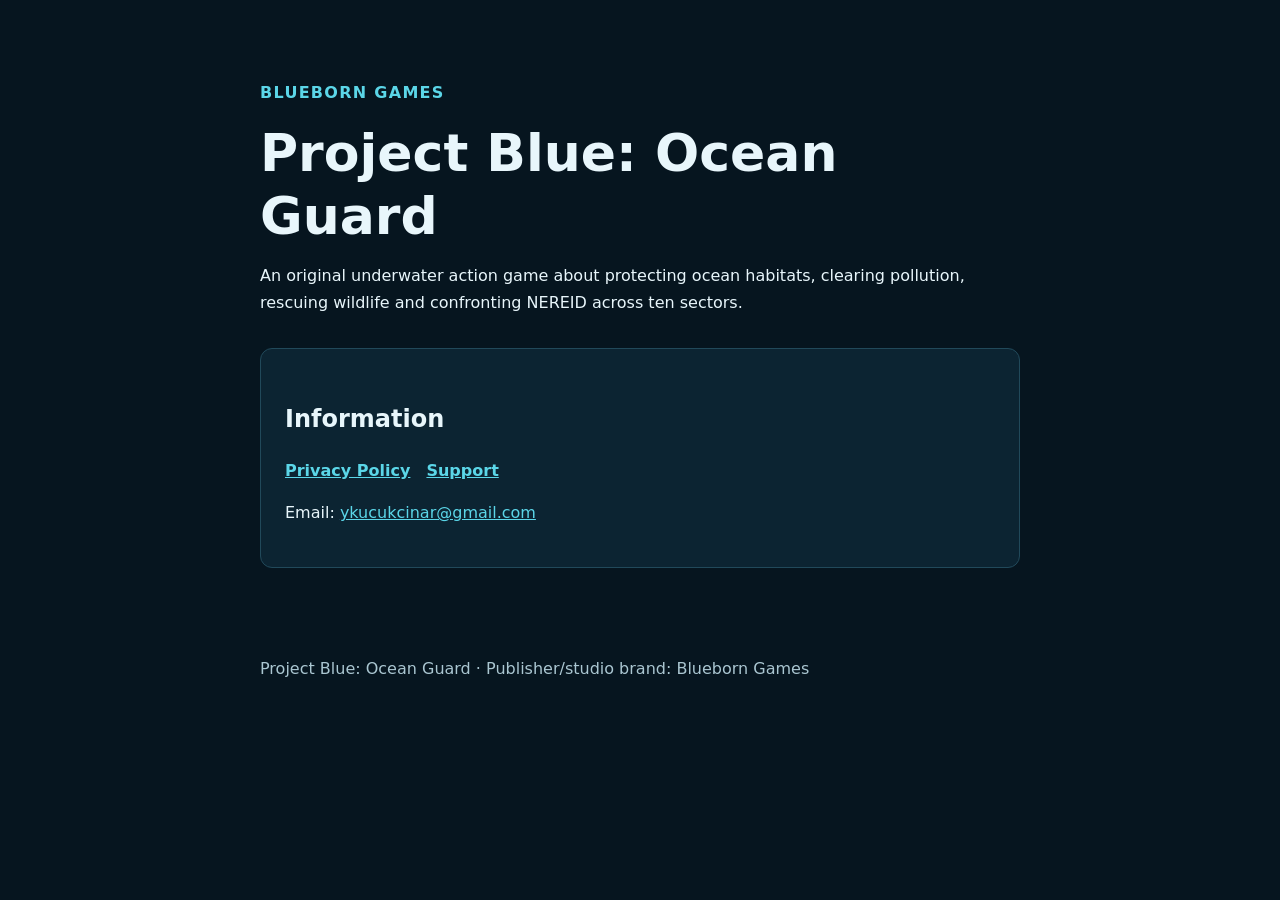
<file: docs/index.html>
<!doctype html>
<html lang="en">
<head>
  <meta charset="utf-8">
  <meta name="viewport" content="width=device-width, initial-scale=1">
  <meta name="description" content="Privacy and support information for Project Blue: Ocean Guard.">
  <title>Project Blue: Ocean Guard | Blueborn Games</title>
  <link rel="stylesheet" href="styles.css">
</head>
<body>
  <main>
    <p class="eyebrow">Blueborn Games</p>
    <h1>Project Blue: Ocean Guard</h1>
    <p>An original underwater action game about protecting ocean habitats, clearing pollution,
      rescuing wildlife and confronting NEREID across ten sectors.</p>
    <div class="card">
      <h2>Information</h2>
      <nav aria-label="Information pages">
        <a href="privacy.html">Privacy Policy</a>
        <a href="support.html">Support</a>
      </nav>
      <p>Email: <a href="mailto:ykucukcinar@gmail.com">ykucukcinar@gmail.com</a></p>
    </div>
  </main>
  <footer>Project Blue: Ocean Guard &middot; Publisher/studio brand: Blueborn Games</footer>
</body>
</html>
</file>
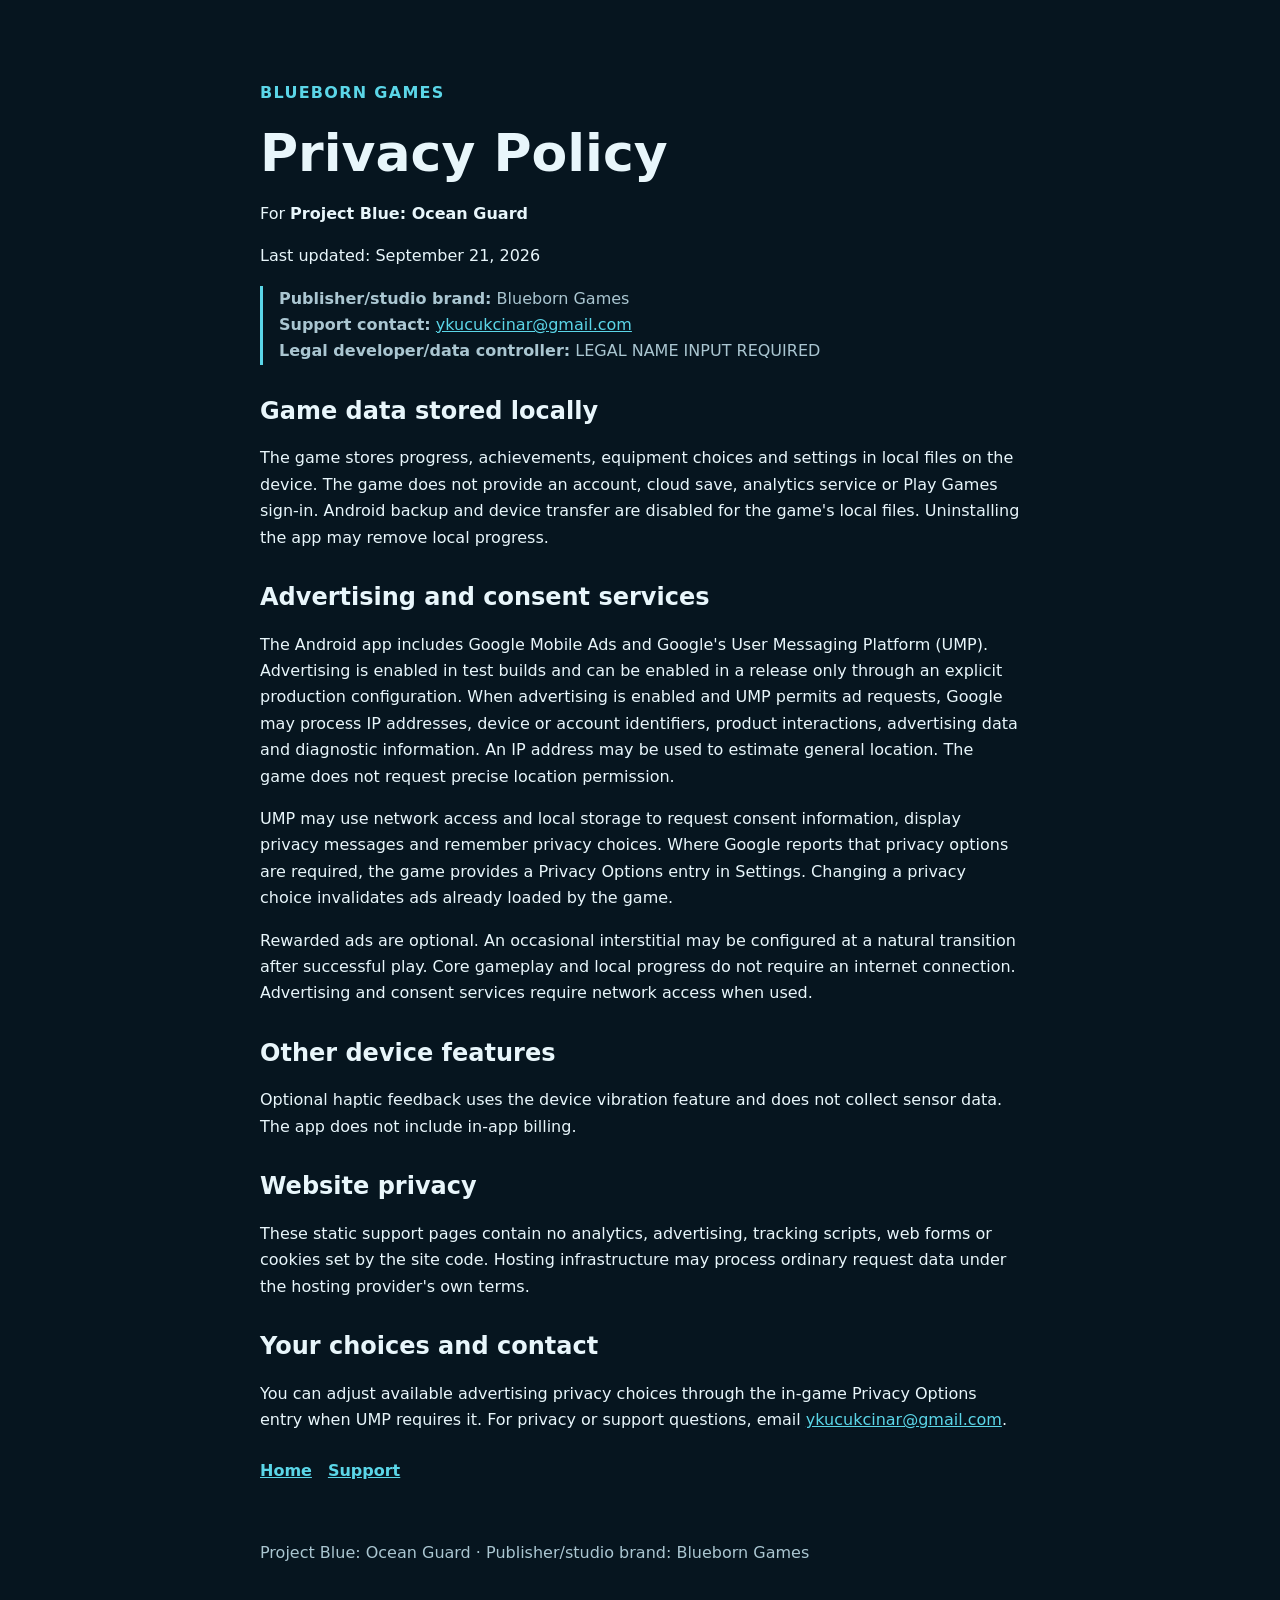
<file: docs/privacy.html>
<!doctype html>
<html lang="en">
<head>
  <meta charset="utf-8">
  <meta name="viewport" content="width=device-width, initial-scale=1">
  <meta name="description" content="Privacy Policy for Project Blue: Ocean Guard.">
  <title>Privacy Policy | Project Blue: Ocean Guard</title>
  <link rel="stylesheet" href="styles.css">
</head>
<body>
  <main>
    <p class="eyebrow">Blueborn Games</p>
    <h1>Privacy Policy</h1>
    <p>For <strong>Project Blue: Ocean Guard</strong></p>
    <p>Last updated: September 21, 2026</p>

    <div class="notice">
      <p><strong>Publisher/studio brand:</strong> Blueborn Games<br>
        <strong>Support contact:</strong> <a href="mailto:ykucukcinar@gmail.com">ykucukcinar@gmail.com</a><br>
        <strong>Legal developer/data controller:</strong> LEGAL NAME INPUT REQUIRED</p>
    </div>

    <h2>Game data stored locally</h2>
    <p>The game stores progress, achievements, equipment choices and settings in local files on
      the device. The game does not provide an account, cloud save, analytics service or Play
      Games sign-in. Android backup and device transfer are disabled for the game's local files.
      Uninstalling the app may remove local progress.</p>

    <h2>Advertising and consent services</h2>
    <p>The Android app includes Google Mobile Ads and Google's User Messaging Platform (UMP).
      Advertising is enabled in test builds and can be enabled in a release only through an
      explicit production configuration. When advertising is enabled and UMP permits ad requests,
      Google may process IP addresses, device or account identifiers, product interactions,
      advertising data and diagnostic information. An IP address may be used to estimate general
      location. The game does not request precise location permission.</p>
    <p>UMP may use network access and local storage to request consent information, display
      privacy messages and remember privacy choices. Where Google reports that privacy options
      are required, the game provides a Privacy Options entry in Settings. Changing a privacy
      choice invalidates ads already loaded by the game.</p>
    <p>Rewarded ads are optional. An occasional interstitial may be configured at a natural
      transition after successful play. Core gameplay and local progress do not require an
      internet connection. Advertising and consent services require network access when used.</p>

    <h2>Other device features</h2>
    <p>Optional haptic feedback uses the device vibration feature and does not collect sensor data.
      The app does not include in-app billing.</p>

    <h2>Website privacy</h2>
    <p>These static support pages contain no analytics, advertising, tracking scripts, web forms
      or cookies set by the site code. Hosting infrastructure may process ordinary request data
      under the hosting provider's own terms.</p>

    <h2>Your choices and contact</h2>
    <p>You can adjust available advertising privacy choices through the in-game Privacy Options
      entry when UMP requires it. For privacy or support questions, email
      <a href="mailto:ykucukcinar@gmail.com">ykucukcinar@gmail.com</a>.</p>

    <nav aria-label="Site navigation">
      <a href="index.html">Home</a>
      <a href="support.html">Support</a>
    </nav>
  </main>
  <footer>Project Blue: Ocean Guard &middot; Publisher/studio brand: Blueborn Games</footer>
</body>
</html>
</file>
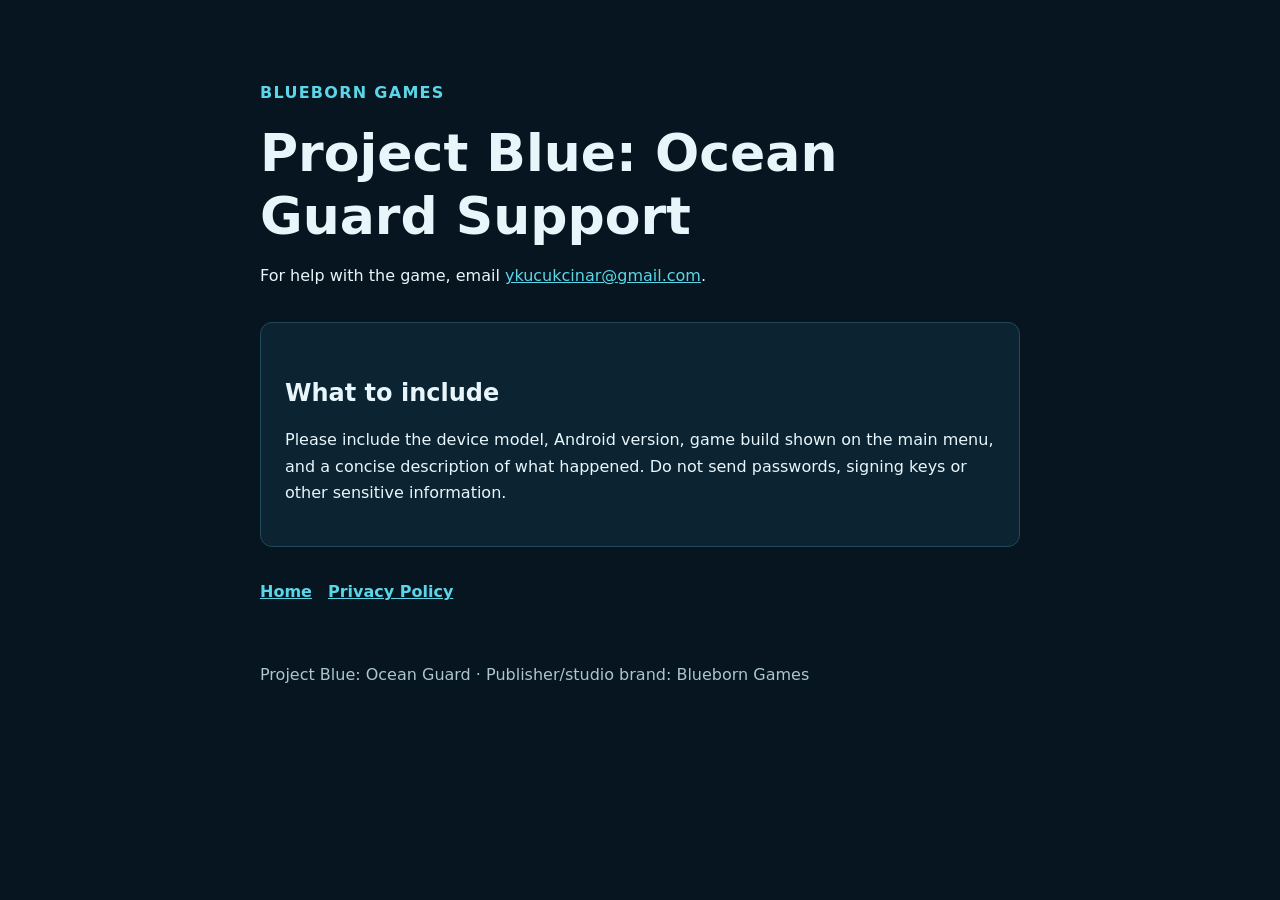
<file: docs/support.html>
<!doctype html>
<html lang="en">
<head>
  <meta charset="utf-8">
  <meta name="viewport" content="width=device-width, initial-scale=1">
  <meta name="description" content="Support for Project Blue: Ocean Guard.">
  <title>Support | Project Blue: Ocean Guard</title>
  <link rel="stylesheet" href="styles.css">
</head>
<body>
  <main>
    <p class="eyebrow">Blueborn Games</p>
    <h1>Project Blue: Ocean Guard Support</h1>
    <p>For help with the game, email
      <a href="mailto:ykucukcinar@gmail.com">ykucukcinar@gmail.com</a>.</p>
    <div class="card">
      <h2>What to include</h2>
      <p>Please include the device model, Android version, game build shown on the main menu,
        and a concise description of what happened. Do not send passwords, signing keys or
        other sensitive information.</p>
    </div>
    <nav aria-label="Site navigation">
      <a href="index.html">Home</a>
      <a href="privacy.html">Privacy Policy</a>
    </nav>
  </main>
  <footer>Project Blue: Ocean Guard &middot; Publisher/studio brand: Blueborn Games</footer>
</body>
</html>
</file>
<file: docs/styles.css>
:root {
  color-scheme: dark;
  --background: #06151f;
  --surface: #0c2432;
  --text: #e8f6fb;
  --muted: #aac6d1;
  --accent: #5bd6e8;
  --border: #21495a;
}

* { box-sizing: border-box; }

body {
  margin: 0;
  background: var(--background);
  color: var(--text);
  font: 1rem/1.65 system-ui, -apple-system, BlinkMacSystemFont, "Segoe UI", sans-serif;
}

main, footer {
  width: min(760px, calc(100% - 2rem));
  margin-inline: auto;
}

main { padding: 4rem 0 2rem; }
footer { padding: 1.5rem 0 3rem; color: var(--muted); }

.eyebrow { color: var(--accent); font-weight: 700; letter-spacing: .08em; text-transform: uppercase; }
.card { margin: 2rem 0; padding: 1.5rem; background: var(--surface); border: 1px solid var(--border); border-radius: 12px; }
h1, h2 { line-height: 1.2; }
h1 { margin: .25rem 0 1rem; font-size: clamp(2rem, 8vw, 3.25rem); }
h2 { margin-top: 2rem; }
a { color: var(--accent); }
nav { display: flex; flex-wrap: wrap; gap: 1rem; margin-top: 1.5rem; }
nav a { font-weight: 700; }
.notice { padding-left: 1rem; border-left: 3px solid var(--accent); color: var(--muted); }
dt { margin-top: 1rem; font-weight: 700; }
dd { margin-left: 0; color: var(--muted); }
</file>
